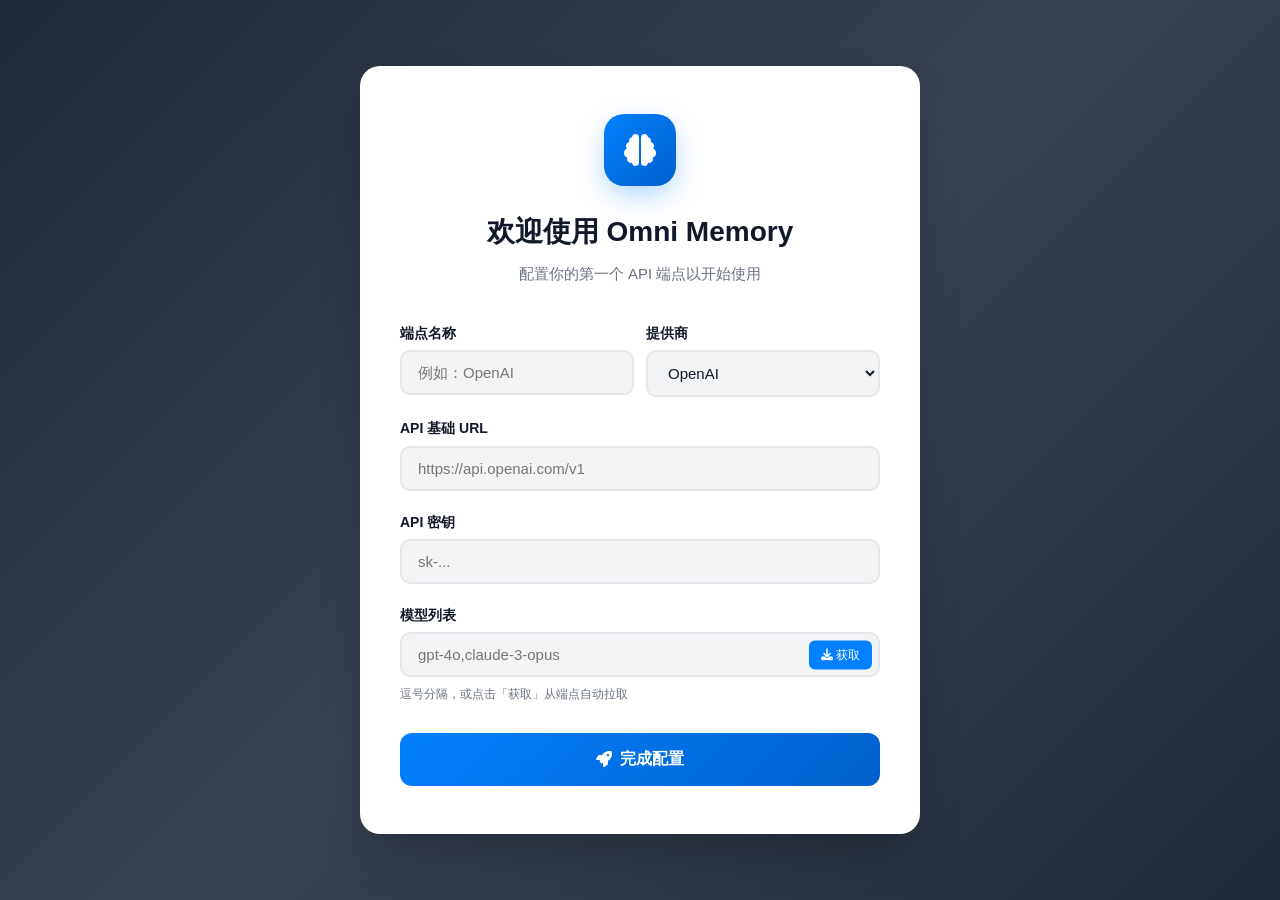
<file: templates/setup.html>
<!DOCTYPE html>
<html lang="zh-CN">
<head>
    <meta charset="UTF-8">
    <meta name="viewport" content="width=device-width, initial-scale=1.0">
    <title>初始配置 - Omni Memory</title>
    <link rel="stylesheet" href="/static/css/style.css">
    <link rel="stylesheet" href="https://cdnjs.cloudflare.com/ajax/libs/font-awesome/6.4.0/css/all.min.css">
    <style>
        body {
            background: linear-gradient(135deg, #1f2937 0%, #374151 50%, #1f2937 100%);
            min-height: 100vh;
            display: flex;
            justify-content: center;
            align-items: center;
            margin: 0;
            padding: 20px;
        }
        .setup-container {
            width: 100%;
            max-width: 560px;
            animation: fadeInUp 0.5s ease-out;
        }
        @keyframes fadeInUp {
            from { opacity: 0; transform: translateY(30px); }
            to { opacity: 1; transform: translateY(0); }
        }
        .setup-card {
            background: var(--card-bg);
            border-radius: 20px;
            padding: 48px 40px;
            box-shadow: 0 25px 50px -12px rgba(0,0,0,0.25);
        }
        .setup-header {
            text-align: center;
            margin-bottom: 36px;
        }
        .setup-logo {
            width: 72px;
            height: 72px;
            background: linear-gradient(135deg, var(--primary-color) 0%, #0060cc 100%);
            border-radius: 20px;
            display: flex;
            align-items: center;
            justify-content: center;
            margin: 0 auto 24px;
            box-shadow: 0 10px 30px -5px rgba(2,128,255,0.4);
        }
        .setup-logo i { font-size: 32px; color: white; }
        .setup-title {
            font-size: 28px;
            font-weight: 700;
            color: var(--text-primary);
            margin-bottom: 8px;
        }
        .setup-subtitle {
            color: var(--text-secondary);
            font-size: 15px;
            line-height: 1.5;
        }
        .setup-form {
            display: flex;
            flex-direction: column;
            gap: 20px;
        }
        .s-group { display: flex; flex-direction: column; gap: 6px; }
        .s-group label {
            font-size: 14px;
            font-weight: 600;
            color: var(--text-primary);
        }
        .s-group input, .s-group select {
            padding: 12px 16px;
            border: 2px solid var(--border-color);
            border-radius: 10px;
            font-size: 15px;
            background: var(--bg-color);
            color: var(--text-primary);
            transition: all 0.2s;
            width: 100%;
            box-sizing: border-box;
        }
        .s-group input:focus, .s-group select:focus {
            outline: none;
            border-color: var(--primary-color);
            box-shadow: 0 0 0 4px rgba(79,70,229,0.1);
        }
        .s-row {
            display: flex;
            gap: 12px;
        }
        .s-row .s-group { flex: 1; }
        .models-wrap {
            position: relative;
        }
        .models-wrap input { padding-right: 90px; }
        .fetch-btn {
            position: absolute;
            right: 8px;
            top: 50%;
            transform: translateY(-50%);
            background: var(--primary-color);
            color: white;
            border: none;
            border-radius: 6px;
            padding: 6px 12px;
            font-size: 12px;
            cursor: pointer;
            transition: all 0.2s;
        }
        .fetch-btn:hover { opacity: 0.85; }
        .fetch-btn:disabled { opacity: 0.5; cursor: not-allowed; }
        .s-hint {
            color: var(--text-secondary);
            font-size: 12px;
            margin-top: 2px;
        }
        .setup-btn {
            width: 100%;
            padding: 16px;
            background: linear-gradient(135deg, var(--primary-color) 0%, #0060cc 100%);
            color: white;
            border: none;
            border-radius: 12px;
            font-size: 16px;
            font-weight: 600;
            cursor: pointer;
            transition: all 0.2s;
            display: flex;
            align-items: center;
            justify-content: center;
            gap: 8px;
            margin-top: 8px;
        }
        .setup-btn:hover {
            transform: translateY(-2px);
            box-shadow: 0 10px 30px -5px rgba(2,128,255,0.4);
        }
        .setup-btn:disabled { opacity: 0.7; cursor: not-allowed; transform: none; }
        .setup-error {
            background: rgba(239,68,68,0.1);
            color: var(--danger-color);
            padding: 12px 16px;
            border-radius: 10px;
            font-size: 14px;
            display: none;
            align-items: center;
            gap: 8px;
        }
        .setup-error.show { display: flex; }
        @media (max-width: 480px) {
            .setup-card { padding: 32px 24px; }
            .setup-title { font-size: 24px; }
            .s-row { flex-direction: column; gap: 20px; }
        }
    </style>
</head>
<body>
    <div class="setup-container">
        <div class="setup-card">
            <div class="setup-header">
                <div class="setup-logo">
                    <i class="fas fa-brain"></i>
                </div>
                <h1 class="setup-title">欢迎使用 Omni Memory</h1>
                <p class="setup-subtitle">配置你的第一个 API 端点以开始使用</p>
            </div>

            <div class="setup-error" id="setup-error">
                <i class="fas fa-exclamation-circle"></i>
                <span id="error-msg"></span>
            </div>

            <form class="setup-form" id="setup-form">
                <div class="s-row">
                    <div class="s-group">
                        <label>端点名称</label>
                        <input type="text" id="ep-name" placeholder="例如：OpenAI" required>
                    </div>
                    <div class="s-group">
                        <label>提供商</label>
                        <select id="ep-provider">
                            <option value="openai">OpenAI</option>
                            <option value="anthropic">Anthropic</option>
                        </select>
                    </div>
                </div>

                <div class="s-group">
                    <label>API 基础 URL</label>
                    <input type="url" id="ep-url" placeholder="https://api.openai.com/v1" required>
                </div>

                <div class="s-group">
                    <label>API 密钥</label>
                    <input type="password" id="ep-key" placeholder="sk-..." required>
                </div>

                <div class="s-group">
                    <label>模型列表</label>
                    <div class="models-wrap">
                        <input type="text" id="ep-models" placeholder="gpt-4o,claude-3-opus" required>
                        <button type="button" class="fetch-btn" id="fetch-btn">
                            <i class="fas fa-download"></i> 获取
                        </button>
                    </div>
                    <span class="s-hint">逗号分隔，或点击「获取」从端点自动拉取</span>
                </div>

                <button type="submit" class="setup-btn" id="setup-btn">
                    <i class="fas fa-rocket"></i>
                    <span>完成配置</span>
                </button>
            </form>
        </div>
    </div>

    <script>
    const form = document.getElementById('setup-form');
    const btn = document.getElementById('setup-btn');
    const errDiv = document.getElementById('setup-error');
    const errMsg = document.getElementById('error-msg');

    function showErr(msg) { errMsg.textContent = msg; errDiv.classList.add('show'); }
    function hideErr() { errDiv.classList.remove('show'); }

    document.getElementById('fetch-btn').addEventListener('click', async function() {
        const url = document.getElementById('ep-url').value.trim();
        const key = document.getElementById('ep-key').value.trim();
        const provider = document.getElementById('ep-provider').value;
        if (!url || !key) { showErr('请先填写 URL 和 API 密钥'); return; }

        this.disabled = true;
        this.innerHTML = '<i class="fas fa-spinner fa-spin"></i>';
        hideErr();

        try {
            const resp = await fetch('/api/models/fetch', {
                method: 'POST',
                headers: { 'Content-Type': 'application/json' },
                body: JSON.stringify({ url, api_key: key, provider })
            });
            const data = await resp.json();
            if (resp.ok && data.models) {
                document.getElementById('ep-models').value = data.models.join(',');
            } else {
                showErr(data.detail || '获取模型列表失败');
            }
        } catch (e) {
            showErr('网络错误: ' + e.message);
        } finally {
            this.disabled = false;
            this.innerHTML = '<i class="fas fa-download"></i> 获取';
        }
    });

    form.addEventListener('submit', async (e) => {
        e.preventDefault();
        hideErr();

        const name = document.getElementById('ep-name').value.trim();
        const provider = document.getElementById('ep-provider').value;
        const url = document.getElementById('ep-url').value.trim();
        const api_key = document.getElementById('ep-key').value.trim();
        const ms = document.getElementById('ep-models').value.trim();

        if (!name || !url || !api_key || !ms) { showErr('所有字段均为必填'); return; }

        const models = ms.split(',').map(m => m.trim()).filter(Boolean);
        if (!models.length) { showErr('至少需要一个模型'); return; }

        btn.disabled = true;
        btn.innerHTML = '<i class="fas fa-spinner fa-spin"></i> <span>配置中...</span>';

        try {
            const resp = await fetch('/api/setup', {
                method: 'POST',
                headers: { 'Content-Type': 'application/json' },
                body: JSON.stringify({ name, provider, url, api_key, models })
            });
            const data = await resp.json();
            if (resp.ok) {
                window.location.href = '/';
            } else {
                showErr(data.detail || '配置失败');
            }
        } catch (e) {
            showErr('网络错误: ' + e.message);
        } finally {
            btn.disabled = false;
            btn.innerHTML = '<i class="fas fa-rocket"></i> <span>完成配置</span>';
        }
    });
    </script>
</body>
</html>
</file>
<file: static/css/style.css>
/* Omni Memory - 样式表 */

:root {
    --primary-color: #0280FF;
    --primary-hover: #0270e0;
    --secondary-color: #6b7280;
    --success-color: #10b981;
    --danger-color: #ef4444;
    --warning-color: #f59e0b;
    --bg-color: #f3f4f6;
    --card-bg: #ffffff;
    --sidebar-bg: #1f2937;
    --sidebar-text: #9ca3af;
    --sidebar-active: #374151;
    --text-primary: #111827;
    --text-secondary: #6b7280;
    --border-color: #e5e7eb;
    --shadow: 0 1px 3px 0 rgba(0, 0, 0, 0.1), 0 1px 2px 0 rgba(0, 0, 0, 0.06);
    --shadow-lg: 0 10px 15px -3px rgba(0, 0, 0, 0.1), 0 4px 6px -2px rgba(0, 0, 0, 0.05);
    --radius: 8px;
    --radius-lg: 12px;
}

* {
    margin: 0;
    padding: 0;
    box-sizing: border-box;
}

body {
    font-family: -apple-system, BlinkMacSystemFont, 'Segoe UI', Roboto, 'Helvetica Neue', Arial, sans-serif;
    background-color: var(--bg-color);
    color: var(--text-primary);
    line-height: 1.6;
}

/* 布局 */
.container {
    display: flex;
    min-height: 100vh;
}

/* 侧边栏 */
.sidebar {
    width: 260px;
    background-color: var(--sidebar-bg);
    color: var(--sidebar-text);
    display: flex;
    flex-direction: column;
    position: fixed;
    height: 100vh;
    left: 0;
    top: 0;
    z-index: 100;
}

.logo {
    padding: 24px;
    display: flex;
    align-items: center;
    gap: 12px;
    font-size: 20px;
    font-weight: 700;
    color: #ffffff;
    border-bottom: 1px solid rgba(255, 255, 255, 0.1);
}

.logo i {
    font-size: 28px;
    color: var(--primary-color);
}

.nav-menu {
    flex: 1;
    padding: 16px 12px;
    display: flex;
    flex-direction: column;
    gap: 4px;
}

.nav-item {
    display: flex;
    align-items: center;
    gap: 12px;
    padding: 12px 16px;
    color: var(--sidebar-text);
    text-decoration: none;
    border-radius: var(--radius);
    transition: all 0.2s;
    position: relative;
}

.nav-item:hover {
    background-color: rgba(255, 255, 255, 0.05);
    color: #ffffff;
}

.nav-item.active {
    background-color: var(--sidebar-active);
    color: #ffffff;
}

.nav-item i {
    width: 20px;
    text-align: center;
}

.badge {
    position: absolute;
    right: 12px;
    background-color: var(--primary-color);
    color: white;
    font-size: 12px;
    padding: 2px 8px;
    border-radius: 10px;
    min-width: 20px;
    text-align: center;
}

.sidebar-footer {
    padding: 16px 24px;
    border-top: 1px solid rgba(255, 255, 255, 0.1);
    font-size: 12px;
    text-align: center;
}

/* 主内容区 */
.main-content {
    flex: 1;
    margin-left: 260px;
    display: flex;
    flex-direction: column;
}

/* 顶部栏 */
.header {
    background-color: var(--card-bg);
    padding: 20px 32px;
    display: flex;
    justify-content: space-between;
    align-items: center;
    box-shadow: var(--shadow);
    position: sticky;
    top: 0;
    z-index: 50;
}

.header h1 {
    font-size: 24px;
    font-weight: 600;
}

.header-actions {
    display: flex;
    gap: 12px;
}

/* 页面区域 */
.section {
    display: none;
    padding: 32px;
    flex: 1;
}

.section.active {
    display: block;
}

/* 卡片 */
.card {
    background-color: var(--card-bg);
    border-radius: var(--radius-lg);
    box-shadow: var(--shadow);
    overflow: hidden;
}

.card-header {
    padding: 20px 24px;
    border-bottom: 1px solid var(--border-color);
    display: flex;
    justify-content: space-between;
    align-items: center;
}

.card-header h2 {
    font-size: 18px;
    font-weight: 600;
}

/* 按钮 */
.btn {
    display: inline-flex;
    align-items: center;
    gap: 8px;
    padding: 10px 16px;
    font-size: 14px;
    font-weight: 500;
    border-radius: var(--radius);
    border: none;
    cursor: pointer;
    transition: all 0.2s;
    text-decoration: none;
}

.btn-primary {
    background-color: var(--primary-color);
    color: white;
}

.btn-primary:hover {
    background-color: var(--primary-hover);
}

.btn-secondary {
    background-color: var(--bg-color);
    color: var(--text-primary);
    border: 1px solid var(--border-color);
}

.btn-secondary:hover {
    background-color: var(--border-color);
}

.btn-danger {
    background-color: var(--danger-color);
    color: white;
}

.btn-danger:hover {
    background-color: #dc2626;
}

.btn-icon {
    padding: 10px;
    background: none;
    border: none;
    cursor: pointer;
    color: var(--text-secondary);
}

.btn-icon:hover {
    color: var(--text-primary);
}

/* 表格 */
.table-container {
    overflow-x: auto;
}

.data-table {
    width: 100%;
    border-collapse: collapse;
}

.data-table th,
.data-table td {
    padding: 16px 24px;
    text-align: left;
    border-bottom: 1px solid var(--border-color);
}

.data-table th {
    font-weight: 600;
    color: var(--text-secondary);
    font-size: 12px;
    text-transform: uppercase;
    letter-spacing: 0.05em;
}

.data-table tbody tr:hover {
    background-color: var(--bg-color);
}

.status-badge {
    display: inline-flex;
    align-items: center;
    gap: 6px;
    padding: 4px 12px;
    border-radius: 20px;
    font-size: 12px;
    font-weight: 500;
}

.status-enabled {
    background-color: rgba(16, 185, 129, 0.1);
    color: var(--success-color);
}

.status-disabled {
    background-color: rgba(107, 114, 128, 0.1);
    color: var(--secondary-color);
}

.actions-cell {
    display: flex;
    gap: 8px;
}

/* 表单 */
.form-container {
    padding: 24px;
}

.form-group {
    margin-bottom: 24px;
}

.form-label {
    display: block;
    font-weight: 600;
    margin-bottom: 12px;
    color: var(--text-primary);
}

.form-group input[type="text"],
.form-group input[type="password"],
.form-group input[type="url"],
.form-group input[type="number"],
.form-group select,
.form-group textarea {
    width: 100%;
    padding: 10px 14px;
    border: 1px solid var(--border-color);
    border-radius: var(--radius);
    font-size: 14px;
    background-color: var(--card-bg);
    transition: border-color 0.2s, box-shadow 0.2s;
}

.form-group input:focus,
.form-group select:focus,
.form-group textarea:focus {
    outline: none;
    border-color: var(--primary-color);
    box-shadow: 0 0 0 3px rgba(2, 128, 255, 0.1);
}

.form-row {
    display: grid;
    grid-template-columns: 1fr 1fr;
    gap: 16px;
}

.form-field label {
    display: block;
    font-size: 13px;
    font-weight: 500;
    margin-bottom: 6px;
    color: var(--text-secondary);
}

.form-field input[type="text"],
.form-field input[type="password"],
.form-field input[type="url"],
.form-field input[type="number"],
.form-field select {
    width: 100%;
    padding: 10px 14px;
    border: 1px solid var(--border-color);
    border-radius: var(--radius);
    font-size: 14px;
    background-color: var(--card-bg);
    transition: border-color 0.2s, box-shadow 0.2s;
}

.form-field input:focus,
.form-field select:focus {
    outline: none;
    border-color: var(--primary-color);
    box-shadow: 0 0 0 3px rgba(2, 128, 255, 0.1);
}

.checkbox label {
    display: flex;
    align-items: center;
    gap: 8px;
    font-weight: normal;
    cursor: pointer;
}

.checkbox input[type="checkbox"] {
    width: 18px;
    height: 18px;
    cursor: pointer;
}

/* 单选按钮组 */
.radio-group {
    display: flex;
    flex-direction: column;
    gap: 12px;
}

.radio-item {
    display: flex;
    align-items: flex-start;
    gap: 12px;
    padding: 16px;
    border: 2px solid var(--border-color);
    border-radius: var(--radius);
    cursor: pointer;
    transition: all 0.2s;
}

.radio-item:hover {
    border-color: var(--primary-color);
}

.radio-item input[type="radio"] {
    display: none;
}

.radio-item input[type="radio"]:checked + .radio-mark {
    border-color: var(--primary-color);
    background-color: var(--primary-color);
}

.radio-item input[type="radio"]:checked + .radio-mark::after {
    transform: scale(1);
}

.radio-item input[type="radio"]:checked ~ .radio-content strong {
    color: var(--primary-color);
}

.radio-item:has(input[type="radio"]:checked) {
    border-color: var(--primary-color);
    background-color: rgba(79, 70, 229, 0.05);
}

.radio-mark {
    width: 20px;
    height: 20px;
    border: 2px solid var(--border-color);
    border-radius: 50%;
    position: relative;
    flex-shrink: 0;
    margin-top: 2px;
}

.radio-mark::after {
    content: '';
    position: absolute;
    top: 50%;
    left: 50%;
    transform: translate(-50%, -50%) scale(0);
    width: 8px;
    height: 8px;
    background-color: white;
    border-radius: 50%;
    transition: transform 0.2s;
}

.radio-content {
    flex: 1;
}

.radio-content strong {
    display: block;
    margin-bottom: 4px;
}

.radio-content small {
    color: var(--text-secondary);
    font-size: 13px;
}

/* 开关组 */
.toggle-group {
    display: flex;
    flex-direction: column;
    gap: 12px;
}

.toggle-item {
    display: flex;
    align-items: flex-start;
    gap: 16px;
    padding: 16px;
    border: 2px solid var(--border-color);
    border-radius: var(--radius);
    cursor: pointer;
    transition: all 0.2s;
}

.toggle-item:hover {
    border-color: var(--primary-color);
}

.toggle-item input[type="checkbox"] {
    display: none;
}

.toggle-item input[type="checkbox"]:checked + .toggle-slider {
    background-color: var(--primary-color);
}

.toggle-item input[type="checkbox"]:checked + .toggle-slider::after {
    transform: translateX(20px);
}

.toggle-item input[type="checkbox"]:checked ~ .toggle-content strong {
    color: var(--primary-color);
}

.toggle-item:has(input[type="checkbox"]:checked) {
    border-color: var(--primary-color);
    background-color: rgba(79, 70, 229, 0.05);
}

.toggle-slider {
    width: 44px;
    height: 24px;
    background-color: var(--border-color);
    border-radius: 12px;
    position: relative;
    flex-shrink: 0;
    margin-top: 2px;
    transition: background-color 0.2s;
}

.toggle-slider::after {
    content: '';
    position: absolute;
    top: 2px;
    left: 2px;
    width: 20px;
    height: 20px;
    background-color: white;
    border-radius: 50%;
    transition: transform 0.2s;
    box-shadow: var(--shadow);
}

.toggle-content {
    flex: 1;
}

.toggle-content strong {
    display: block;
    margin-bottom: 4px;
}

.toggle-content small {
    color: var(--text-secondary);
    font-size: 13px;
}

/* 配置面板 */
.config-panel {
    margin-top: 24px;
    padding: 20px;
    background-color: var(--bg-color);
    border-radius: var(--radius);
}

.config-panel h3 {
    font-size: 16px;
    margin-bottom: 16px;
    color: var(--text-primary);
}

/* 记忆列表 */
.memories-list {
    padding: 16px;
}

.memory-item {
    padding: 16px 20px;
    border: 1px solid var(--border-color);
    border-radius: var(--radius);
    margin-bottom: 12px;
    transition: all 0.2s;
}

.memory-item:hover {
    border-color: var(--primary-color);
    box-shadow: var(--shadow);
}

.memory-content {
    font-size: 15px;
    line-height: 1.6;
    margin-bottom: 12px;
    word-break: break-word;
}

.memory-meta {
    display: flex;
    justify-content: space-between;
    align-items: center;
    font-size: 13px;
    color: var(--text-secondary);
}

.memory-actions {
    display: flex;
    gap: 8px;
}

.memory-actions button {
    padding: 6px 12px;
    font-size: 13px;
}

.search-box {
    display: flex;
    gap: 8px;
    flex: 1;
    max-width: 550px;
    margin-right: 16px;
}

.search-box input,
.search-box select {
    padding: 10px 14px;
    border: 1px solid var(--border-color);
    border-radius: var(--radius);
    font-size: 14px;
    background-color: var(--card-bg);
    color: var(--text-primary);
    outline: none;
    transition: border-color 0.2s, box-shadow 0.2s;
}

.search-box input {
    flex: 1;
}

.search-box input:focus,
.search-box select:focus {
    border-color: var(--primary-color);
    box-shadow: 0 0 0 3px rgba(2, 128, 255, 0.1);
}

.empty-state {
    text-align: center;
    padding: 60px 20px;
    color: var(--text-secondary);
}

.empty-state i {
    font-size: 48px;
    margin-bottom: 16px;
    opacity: 0.5;
}

/* 模态框 */
.modal {
    display: none;
    position: fixed;
    top: 0;
    left: 0;
    right: 0;
    bottom: 0;
    background-color: rgba(0, 0, 0, 0.5);
    z-index: 200;
    justify-content: center;
    align-items: center;
    padding: 20px;
}

.modal.show {
    display: flex;
}

.modal-content {
    background-color: var(--card-bg);
    border-radius: var(--radius-lg);
    width: 100%;
    max-width: 500px;
    max-height: 90vh;
    overflow: hidden;
    animation: slideIn 0.2s ease-out;
}

@keyframes slideIn {
    from {
        opacity: 0;
        transform: translateY(-20px);
    }
    to {
        opacity: 1;
        transform: translateY(0);
    }
}

.modal-header {
    padding: 20px 24px;
    border-bottom: 1px solid var(--border-color);
    display: flex;
    justify-content: space-between;
    align-items: center;
}

.modal-header h3 {
    font-size: 18px;
    font-weight: 600;
}

.btn-close {
    background: none;
    border: none;
    font-size: 24px;
    cursor: pointer;
    color: var(--text-secondary);
    line-height: 1;
}

.btn-close:hover {
    color: var(--text-primary);
}

.modal-body {
    padding: 24px;
    max-height: 60vh;
    overflow-y: auto;
}

.modal-footer {
    padding: 16px 24px;
    border-top: 1px solid var(--border-color);
    display: flex;
    justify-content: flex-end;
    gap: 12px;
}

/* Toast通知 */
.toast-container {
    position: fixed;
    top: 20px;
    right: 20px;
    z-index: 300;
    display: flex;
    flex-direction: column;
    gap: 8px;
}

.toast {
    padding: 16px 20px;
    border-radius: var(--radius);
    color: white;
    font-size: 14px;
    display: flex;
    align-items: center;
    gap: 12px;
    box-shadow: var(--shadow-lg);
    animation: slideInRight 0.3s ease-out;
}

@keyframes slideInRight {
    from {
        opacity: 0;
        transform: translateX(100%);
    }
    to {
        opacity: 1;
        transform: translateX(0);
    }
}

.toast.success {
    background-color: var(--success-color);
}

.toast.error {
    background-color: var(--danger-color);
}

.toast.info {
    background-color: var(--primary-color);
}

/* 模型选择弹窗 */
.model-picker-status {
    margin-bottom: 12px;
    font-size: 13px;
}

.model-picker-status.loading {
    color: var(--primary-color);
}

.model-picker-status.error {
    color: var(--danger-color);
}

.model-picker-status.success {
    color: var(--success-color);
}

.model-picker-header {
    display: flex;
    gap: 8px;
    margin-bottom: 8px;
    padding-bottom: 8px;
    border-bottom: 1px solid var(--border-color);
}

.btn-link {
    background: none;
    border: none;
    color: var(--primary-color);
    padding: 4px 8px;
    font-size: 12px;
    cursor: pointer;
}

.btn-link:hover {
    text-decoration: underline;
}

.btn-sm {
    padding: 6px 12px;
    font-size: 12px;
}

.model-list {
    max-height: 300px;
    overflow-y: auto;
    border: 1px solid var(--border-color);
    border-radius: var(--radius);
}

.model-list-placeholder {
    text-align: center;
    padding: 20px;
    color: var(--text-secondary);
    font-size: 13px;
}

.model-item {
    display: flex;
    align-items: center;
    gap: 10px;
    padding: 8px 12px;
    cursor: pointer;
    transition: background-color 0.15s;
}

.model-item:hover {
    background-color: var(--bg-color);
}

.model-item.selected {
    background-color: rgba(79, 70, 229, 0.1);
}

.model-item input[type="checkbox"] {
    width: 16px;
    height: 16px;
    cursor: pointer;
    accent-color: var(--primary-color);
}

.model-item-name {
    flex: 1;
    font-size: 14px;
    word-break: break-all;
}

/* 响应式 */
@media (max-width: 768px) {
    /* 移动端汉堡菜单按钮 */
    .mobile-menu-btn {
        display: flex !important;
        align-items: center;
        justify-content: center;
        width: 40px;
        height: 40px;
        background: var(--bg-color);
        border: 1px solid var(--border-color);
        border-radius: var(--radius);
        cursor: pointer;
        font-size: 18px;
        color: var(--text-primary);
    }
    
    /* 侧边栏默认隐藏 */
    .sidebar {
        transform: translateX(-100%);
        width: 280px;
        transition: transform 0.3s ease;
    }
    
    .sidebar.open {
        transform: translateX(0);
    }
    
    /* 移动端显示完整文字 */
    .logo span,
    .nav-item span,
    .sidebar-footer {
        display: block !important;
    }
    
    /* 主内容区全宽 */
    .main-content {
        margin-left: 0;
    }
    
    /* 顶部栏调整 */
    .header {
        padding: 16px 20px;
    }
    
    .header h1 {
        font-size: 18px;
    }
    
    /* 页面内边距 */
    .section {
        padding: 20px 16px;
    }
    
    /* 卡片头部 */
    .card-header {
        padding: 16px;
        flex-wrap: wrap;
        gap: 12px;
    }
    
    .card-header h2 {
        font-size: 16px;
    }
    
    .card-header-actions {
        width: 100%;
        display: flex;
        flex-wrap: wrap;
        gap: 8px;
    }
    
    /* 表格响应式 */
    .table-container {
        overflow-x: auto;
        -webkit-overflow-scrolling: touch;
    }
    
    /* 端点列表 - 移动端隐藏部分列 */
    #endpoints-table th:nth-child(2),
    #endpoints-table td:nth-child(2),
    #endpoints-table th:nth-child(3),
    #endpoints-table td:nth-child(3),
    #endpoints-table th:nth-child(4),
    #endpoints-table td:nth-child(4) {
        display: none;
    }
    
    /* 模型列表 - 移动端隐藏部分列 */
    #models-table th:nth-child(3),
    #models-table td:nth-child(3),
    #models-table th:nth-child(4),
    #models-table td:nth-child(4),
    #models-table th:nth-child(5),
    #models-table td:nth-child(5) {
        display: none;
    }
    
    .data-table th,
    .data-table td {
        padding: 10px 12px;
        font-size: 13px;
    }
    
    .data-table td:first-child {
        font-weight: 500;
    }
    
    /* 表单行 */
    .form-row {
        grid-template-columns: 1fr;
        gap: 16px;
    }
    
    /* 表单组 */
    .form-group {
        padding: 16px;
    }
    
    /* 按钮组 */
    .btn {
        padding: 8px 12px;
        font-size: 13px;
    }
    
    /* 模态框 */
    .modal-content {
        margin: 10px;
        max-height: 90vh;
        overflow-y: auto;
    }
    
    .modal-header,
    .modal-body,
    .modal-footer {
        padding: 16px;
    }
    
    .modal-footer {
        flex-wrap: wrap;
        gap: 8px;
    }
    
    /* 设置项 */
    .setting-item {
        padding: 12px 16px;
        flex-wrap: wrap;
        gap: 8px;
    }
    
    .setting-item-info {
        flex: 1;
        min-width: 100%;
    }
    
    /* 遮罩层 */
    .sidebar-overlay {
        display: none;
        position: fixed;
        top: 0;
        left: 0;
        right: 0;
        bottom: 0;
        background: rgba(0, 0, 0, 0.5);
        z-index: 99;
    }
    
    .sidebar-overlay.show {
        display: block;
    }
}
</file>
